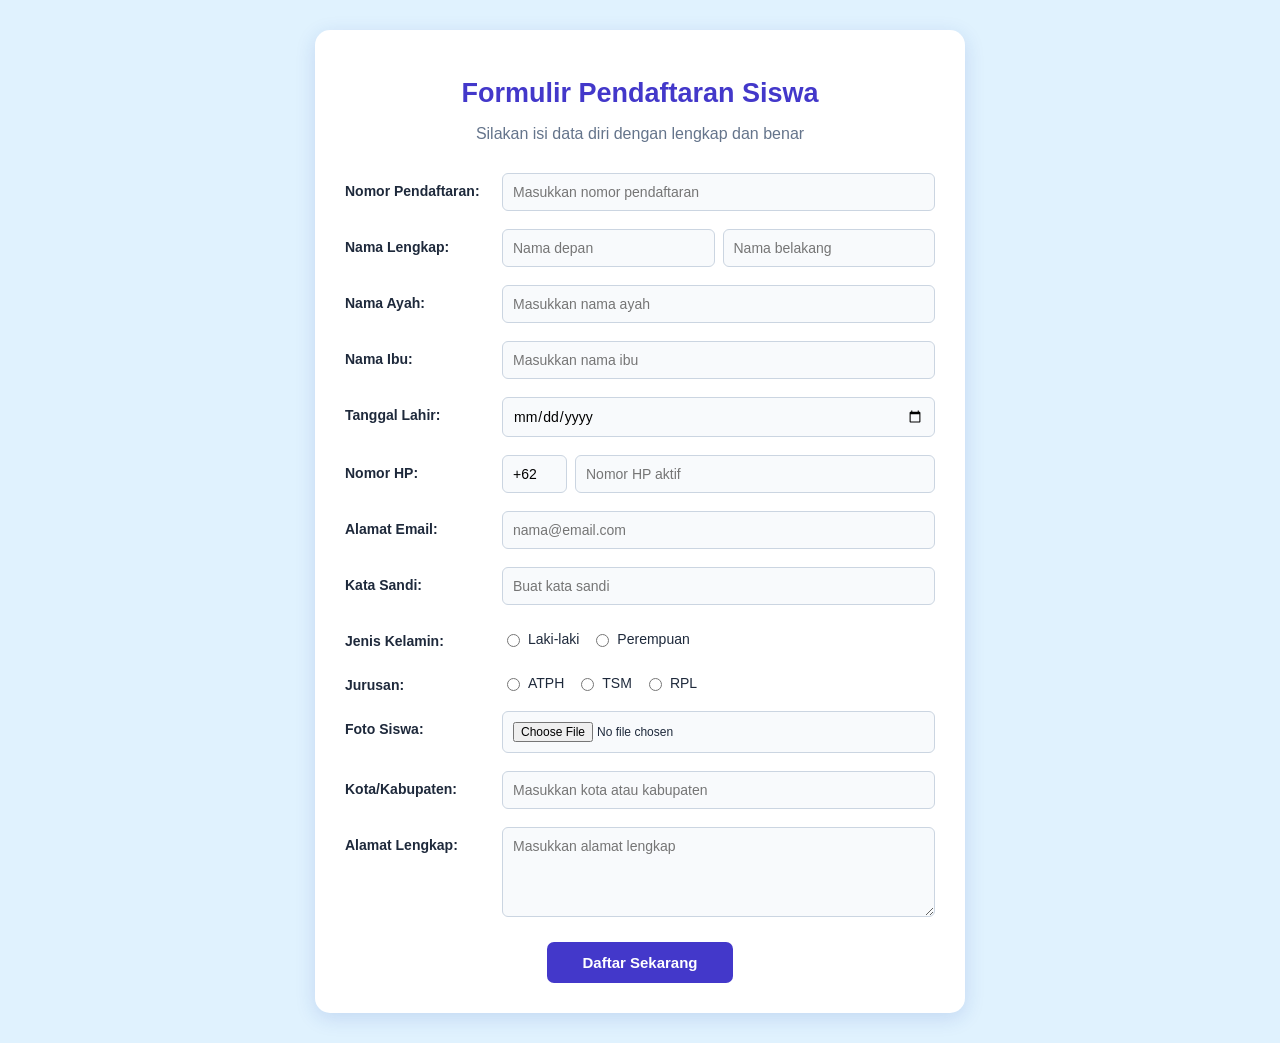
<file: Formulinpendaftaransiswa.html>
<!DOCTYPE html>
<html lang="id">
<head>
    <meta charset="UTF-8">
    <meta name="viewport" content="width=device-width, initial-scale=1.0">
    <title>Formulir Pendaftaran Siswa</title>

    <style>
        * {
            box-sizing: border-box;
        }

        body {
            margin: 0;
            padding: 30px 15px;
            font-family: Arial, sans-serif;
            background-color: #E0F2FE;
            color: #1E293B;
        }

        .container {
            max-width: 650px;
            margin: auto;
            padding: 30px;
            background-color: white;
            border-radius: 15px;
            box-shadow: 0 5px 20px rgba(30, 64, 175, 0.15);
        }

























































        
        h1 {
            text-align: center;
            color: #4338CA;
            font-size: 27px;
            margin-bottom: 10px;
        }

        .subtitle {
            text-align: center;
            color: #64748B;
            margin-bottom: 30px;
        }

        .form-group {
            display: grid;
            grid-template-columns: 145px 1fr;
            gap: 12px;
            align-items: start;
            margin-bottom: 18px;
        }

        .form-group > label {
            padding-top: 10px;
            font-size: 14px;
            font-weight: bold;
        }

        input,
        select,
        textarea {
            width: 100%;
            padding: 10px;
            border: 1px solid #CBD5E1;
            border-radius: 6px;
            background-color: #F8FAFC;
            font-family: Arial, sans-serif;
            font-size: 14px;
        }

        input:focus,
        select:focus,
        textarea:focus {
            outline: none;
            border-color: #6366F1;
            box-shadow: 0 0 4px #A5B4FC;
        }

        .nama,
        .telepon {
            display: flex;
            gap: 8px;
        }

        .pilihan {
            display: flex;
            flex-wrap: wrap;
            gap: 12px;
            padding-top: 8px;
        }

        .pilihan label {
            display: flex;
            align-items: center;
            gap: 5px;
            font-size: 14px;
        }

        input[type="radio"],
        input[type="checkbox"] {
            width: auto;
            accent-color: #4338CA;
        }

        input[type="file"] {
            font-size: 12px;
        }

        textarea {
            min-height: 90px;
            resize: vertical;
        }

        .tombol {
            text-align: center;
            margin-top: 25px;
        }

        button {
            padding: 12px 35px;
            background-color: #4338CA;
            color: white;
            border: none;
            border-radius: 7px;
            font-size: 15px;
            font-weight: bold;
            cursor: pointer;
            transition: 0.3s;
        }

        button:hover {
            background-color: #312E81;
        }

        .catatan {
            font-size: 12px;
            color: #64748B;
            margin-top: 5px;
        }

        @media (max-width: 500px) {
            .container {
                padding: 20px 15px;
            }

            h1 {
                font-size: 22px;
            }

            .form-group {
                grid-template-columns: 1fr;
                gap: 7px;
            }

            .form-group > label {
                padding-top: 0;
            }
        }
    </style>
</head>

<body>

<div class="container">

    <h1>Formulir Pendaftaran Siswa</h1>
    <p class="subtitle">Silakan isi data diri dengan lengkap dan benar</p>

    <form action="#" method="post" enctype="multipart/form-data">

        <div class="form-group">
            <label for="nomor">Nomor Pendaftaran:</label>
            <input type="text" id="nomor" name="nomor"
                   placeholder="Masukkan nomor pendaftaran" required>
        </div>

        <div class="form-group">
            <label>Nama Lengkap:</label>
            <div class="nama">
                <input type="text" name="nama_depan"
                       placeholder="Nama depan" required>
                <input type="text" name="nama_belakang"
                       placeholder="Nama belakang">
            </div>
        </div>

        <div class="form-group">
            <label for="ayah">Nama Ayah:</label>
            <input type="text" id="ayah" name="nama_ayah"
                   placeholder="Masukkan nama ayah">
        </div>

        <div class="form-group">
            <label for="ibu">Nama Ibu:</label>
            <input type="text" id="ibu" name="nama_ibu"
                   placeholder="Masukkan nama ibu">
        </div>

        <div class="form-group">
            <label for="lahir">Tanggal Lahir:</label>
            <input type="date" id="lahir" name="tanggal_lahir" required>
        </div>

        <div class="form-group">
            <label for="telepon">Nomor HP:</label>
            <div class="telepon">
                <input type="text" value="+62"
                       style="max-width: 65px;" readonly>
                <input type="tel" id="telepon" name="telepon"
                       placeholder="Nomor HP aktif" required>
            </div>
        </div>

        <div class="form-group">
            <label for="email">Alamat Email:</label>
            <input type="email" id="email" name="email"
                   placeholder="nama@email.com">
        </div>

        <div class="form-group">
            <label for="password">Kata Sandi:</label>
            <input type="password" id="password" name="password"
                   placeholder="Buat kata sandi" required>
        </div>

        <div class="form-group">
            <label>Jenis Kelamin:</label>
            <div class="pilihan">
                <label>
                    <input type="radio" name="jenis_kelamin"
                           value="Laki-laki" required>
                    Laki-laki
                </label>

                <label>
                    <input type="radio" name="jenis_kelamin"
                           value="Perempuan">
                    Perempuan
                </label>
            </div>
        </div>

        <div class="form-group">
            <label>Jurusan:</label>
            <div class="pilihan">
                <label>
                    <input type="radio" name="jurusan"
                           value="ATPH" required>
                    ATPH
                </label>

                <label>
                    <input type="radio" name="jurusan"
                           value="TSM">
                    TSM
                </label>

                <label>
                    <input type="radio" name="jurusan"
                           value="RPL">
                    RPL
                </label>
            </div>
        </div>

        <div class="form-group">
            <label for="foto">Foto Siswa:</label>
            <input type="file" id="foto" name="foto"
                   accept="image/*">
        </div>

        <div class="form-group">
            <label for="kota">Kota/Kabupaten:</label>
            <input type="text" id="kota" name="kota"
                   placeholder="Masukkan kota atau kabupaten">
        </div>

        <div class="form-group">
            <label for="alamat">Alamat Lengkap:</label>
            <textarea id="alamat" name="alamat"
                      placeholder="Masukkan alamat lengkap"></textarea>
        </div>

        <div class="tombol">
            <button type="submit">Daftar Sekarang</button>
        </div>

    </form>

</div>

</body>
</html>
</file>
